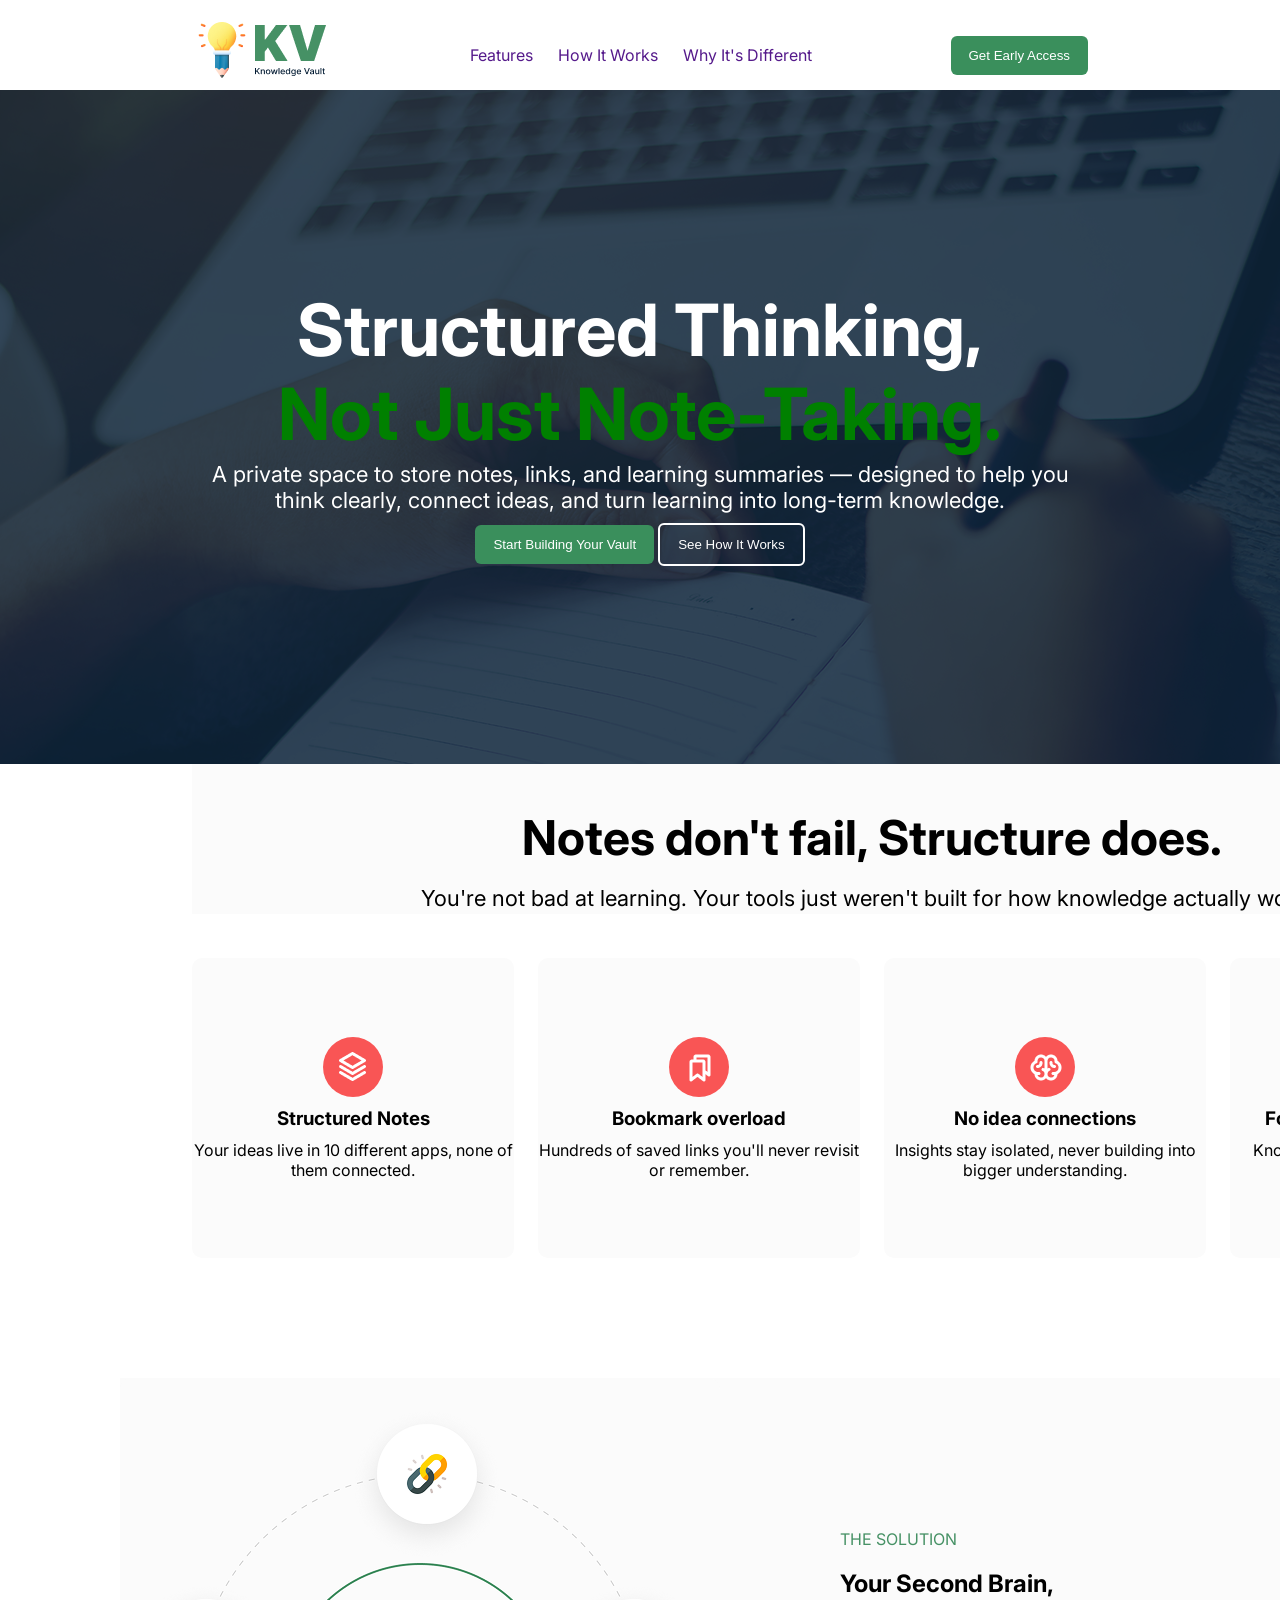
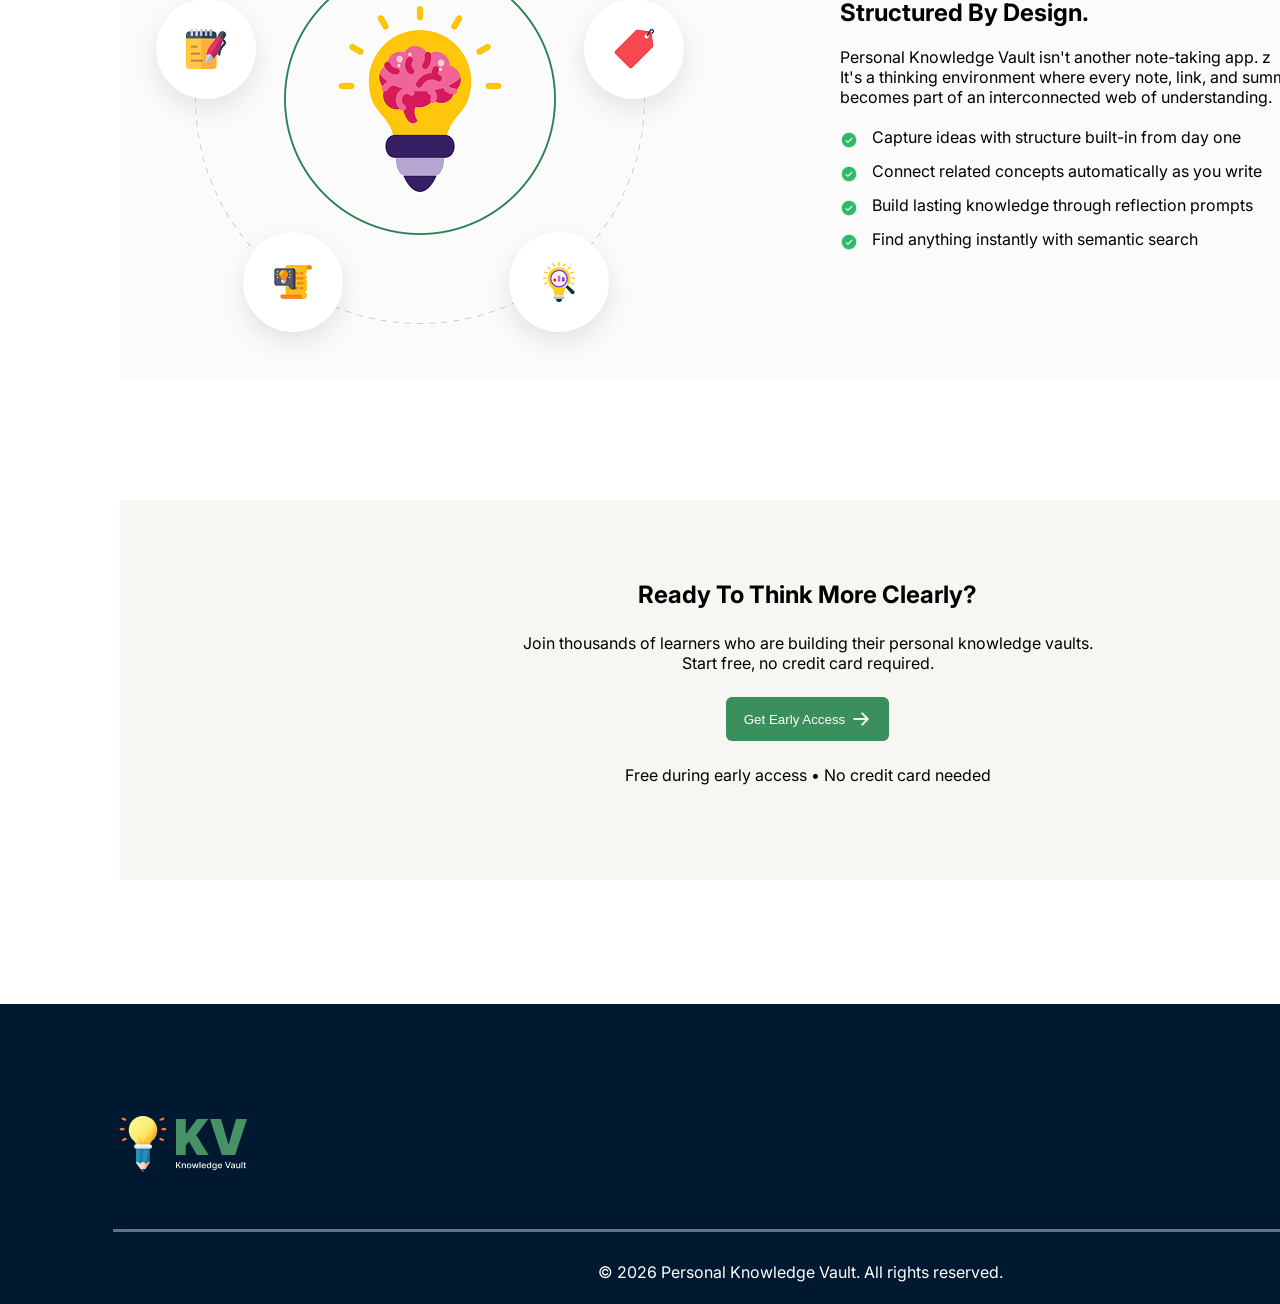
<file: index.html>
<!DOCTYPE html>
<html lang="en">
<head>
    <meta charset="UTF-8">
    <title>Knowledge Vault</title>
    <link rel="stylesheet" href="css\style.css">
    <link rel="preconnect" href="https://fonts.googleapis.com">
<link rel="preconnect" href="https://fonts.gstatic.com" crossorigin>
<link href="https://fonts.googleapis.com/css2?family=Inter:ital,opsz,wght@0,14..32,100..900;1,14..32,100..900&display=swap" rel="stylesheet">
</head>
<body class="font-inter">
    <header>
        <nav class="navbar">
            <div class="container">
                
                <img src="assets/logo-navbar.png" alt="logo" class="logo">
                
                
                <ul class="nav_menu">
                        <li><a href="">Features</a></li>
                        <li><a href="">How It Works</a></li>
                        <li><a href="">Why It's Different</a></li>
                </ul>
                
                
                <button class="btn">Get Early Access</button>
                
            </div>

        </nav>

        <section class="banner">
            
                <div class="banner_content container">
                <h1 style="color:white;" >Structured Thinking,<br><span style="color: green;">Not Just Note-Taking.</span></br> </h1>
                <p style="color:white">A private space to store notes, links, and learning summaries — designed to 
                        help you think clearly, connect ideas, and turn learning into long-term knowledge.</p>
                    <button class="btn1">Start Building Your Vault</button>
                    <button class="btn2">See How It Works</button>
            
            </div>
            
        </section>
    </header>
    <section class="content-1 container">
        <div class="one">
            <h1>Notes don't fail, Structure does.</h1>
            <p>You're not bad at learning. Your tools just weren't built for how knowledge actually works.</p>
        </div>
        <div class="two">
            <div class="card_one">
                <div class="card_one_image">
                   <img src="assets/Vector.png" alt="card1" class="C_img"> 
                </div>
                
                <h3>Structured Notes</h3>
                <p>Your ideas live in 10 different apps, none of them connected.</p>
            </div>
            <div class="card_two">
                <div class="card_one_image">
                   <img src="assets/Bookmarks.png" alt="card1" class="C_img"> 
                </div>
                
                <h3>Bookmark overload</h3>
                <p>Hundreds of saved links you'll never revisit or remember.</p>
            </div>
            <div class="card_three">
                <div class="card_one_image">
                   <img src="assets/Brain.png" alt="card1" class="C_img"> 
                </div>
                
                <h3>No idea connections</h3>
                <p>Insights stay isolated, never building into bigger understanding.</p>
            </div>
            <div class="card_four">
                <div class="card_one_image">
                   <img src="assets/Info.png" alt="card1" class="C_img"> 
                </div>
                
                <h3>Forgetting what you learned</h3>
                <p>Knowledge fades because there's no system to retain it.</p>
            </div>
        </div>
    </section>

    <section class="content-2">
        <div class="content-2_inside">
                <div class="content-2_image">
                    <img src="assets/knowledge.png" alt="content-2" class="K_img">
                  </div>
                <div class="content-2_text">
                    <span style="color:#469165;">THE SOLUTION</span>
                <h1>Your Second Brain,</br>Structured By Design.</h1>
                <p>Personal Knowledge Vault isn't another note-taking app. z </br>It's a thinking environment where every note, link, and summary </br> becomes part of an interconnected web of understanding.</p>
                <ul class="tick-list">
                    <li>Capture ideas with structure built-in from day one</li>
                    <li>Connect related concepts automatically as you write</li>
                    <li>Build lasting knowledge through reflection prompts</li>
                    <li>Find anything instantly with semantic search</li>
                </ul> 
            </div>
        </div>

    </section>

    <section class="content-3 container">
        <div class="content-3_inside">
            <h1>Ready To Think More Clearly?</h1>
            <p>Join thousands of learners who are building their personal knowledge vaults.</br>
                Start free, no credit card required.</p>
            <button class="btn3">Get Early Access <img src="assets/ArrowRight.png" alt="Arrow"></button>
            <span>Free during early access • No credit card needed</span>
        </div>
    </section>


    <footer class="footer">
        <div class="f1_content container">
            <div class="footer_logo">
                <img src="assets/logo-footer.png" alt="logo-footer" class="F_img">
            </div>
            <div class="footer_icon">
                <h4 style="color: white;">Social Links</h4>
            </br>
            
                 <img src="assets/x.png.png" alt="X">
                <img src="assets/linkedin.png.png" alt="LinkedIn">
                <img src="assets/facebook.png.png" alt="Facebook">
            </div>
        </div>

        <div class="f2_content container">
            <span style="text-align: center; color:white;">© 2026 Personal Knowledge Vault. All rights reserved.</span>
        </div>
        

        
</body>

</html>
</file>
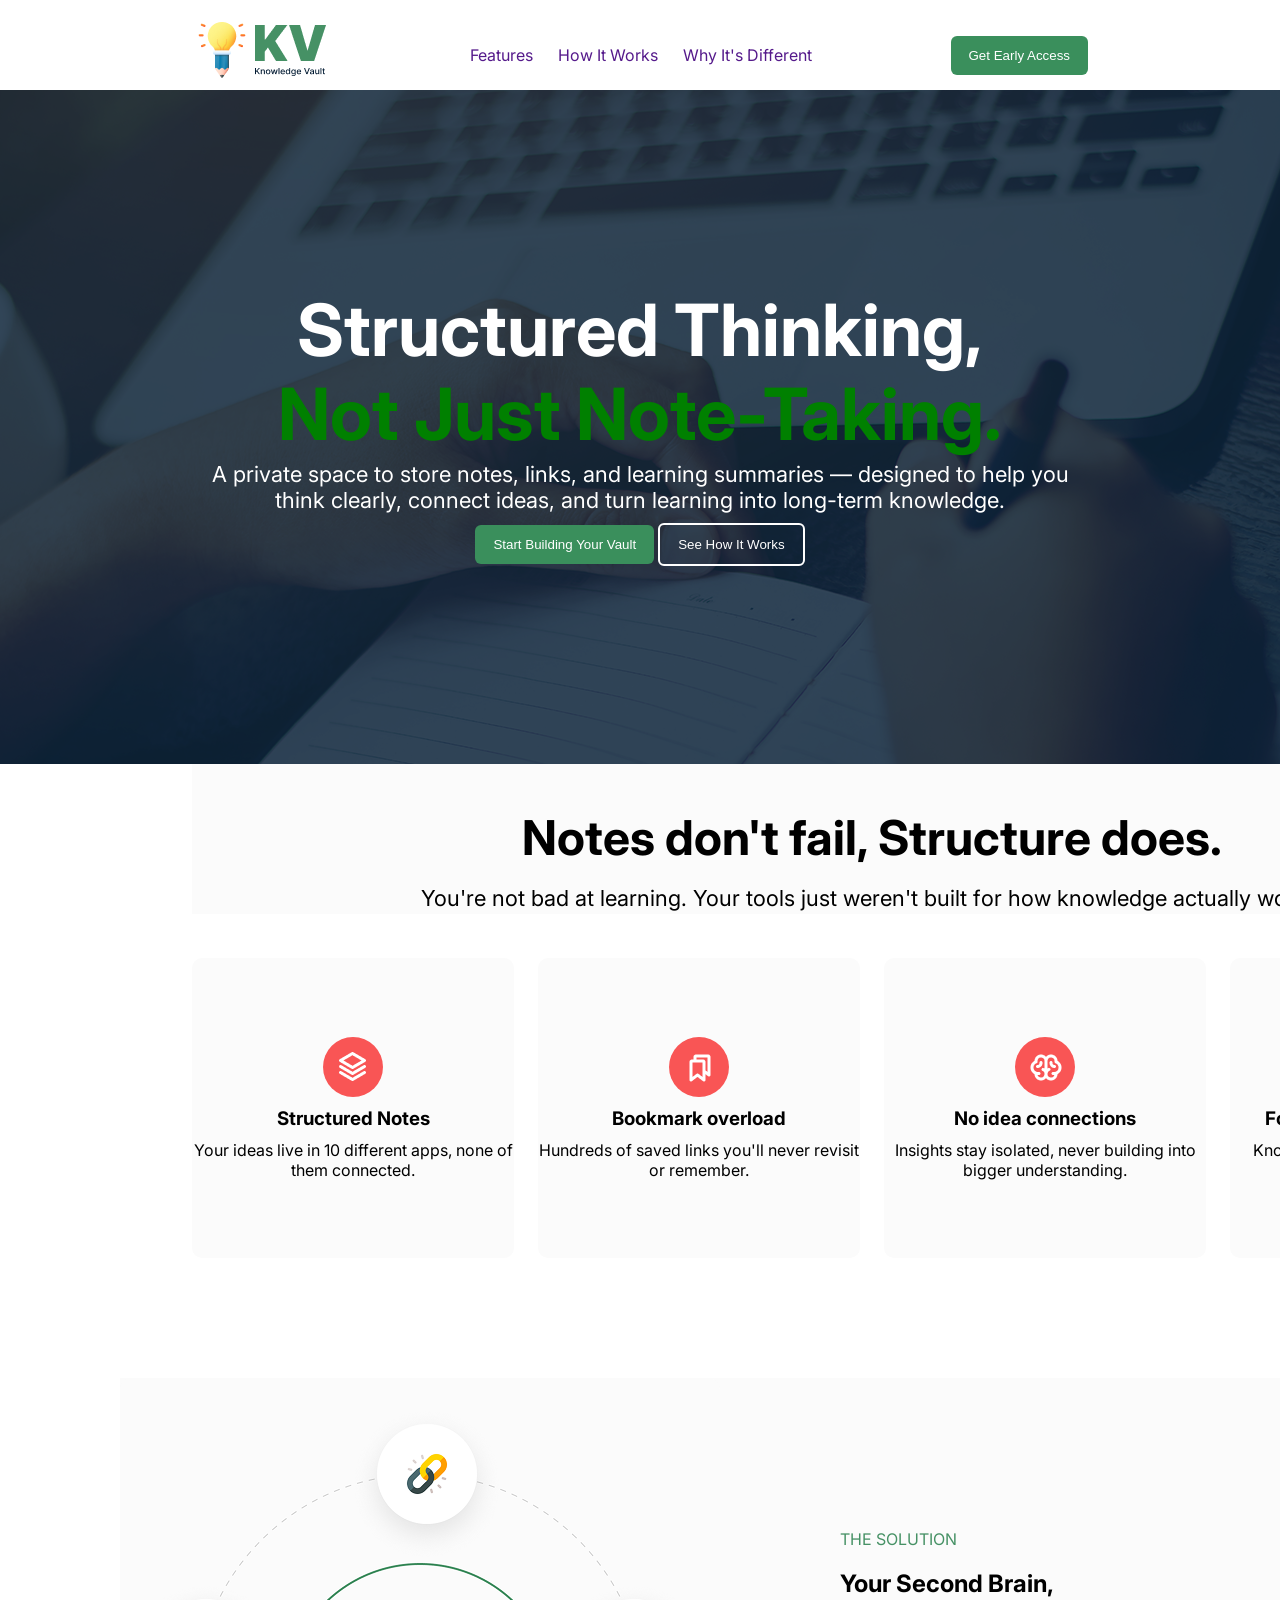
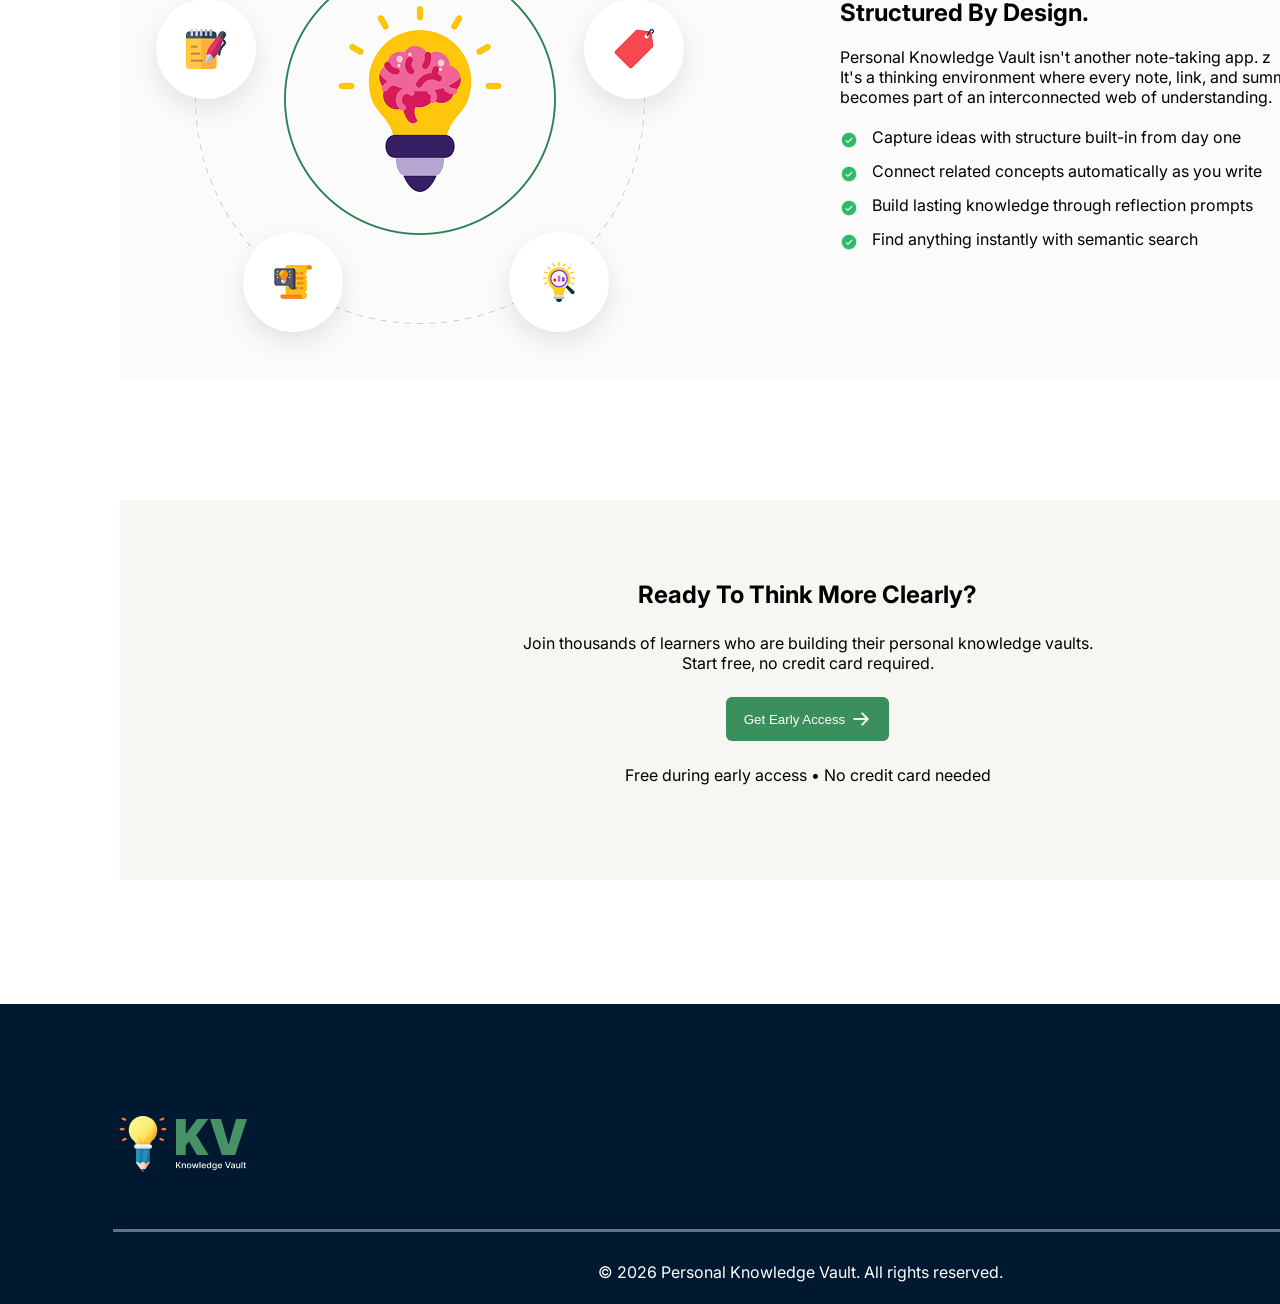
<file: KnowledgeVault_index.html>
<!DOCTYPE html>
<html lang="en">
<head>
    <meta charset="UTF-8">
    <title>Knowledge Vault</title>
    <link rel="stylesheet" href="css\KnowledgeVault_style.css">
    <link rel="preconnect" href="https://fonts.googleapis.com">
<link rel="preconnect" href="https://fonts.gstatic.com" crossorigin>
<link href="https://fonts.googleapis.com/css2?family=Inter:ital,opsz,wght@0,14..32,100..900;1,14..32,100..900&display=swap" rel="stylesheet">
</head>
<body class="font-inter">
    <header>
        <nav class="navbar">
            <div class="container">
                
                <img src="assets/logo-navbar.png" alt="logo" class="logo">
                
                
                <ul class="nav_menu">
                        <li><a href="">Features</a></li>
                        <li><a href="">How It Works</a></li>
                        <li><a href="">Why It's Different</a></li>
                </ul>
                
                
                <button class="btn">Get Early Access</button>
                
            </div>

        </nav>

        <section class="banner">
            
                <div class="banner_content container">
                <h1 style="color:white;" >Structured Thinking,<br><span style="color: green;">Not Just Note-Taking.</span></br> </h1>
                <p style="color:white">A private space to store notes, links, and learning summaries — designed to 
                        help you think clearly, connect ideas, and turn learning into long-term knowledge.</p>
                    <button class="btn1">Start Building Your Vault</button>
                    <button class="btn2">See How It Works</button>
            
            </div>
            
        </section>
    </header>
    <section class="content-1 container">
        <div class="one">
            <h1>Notes don't fail, Structure does.</h1>
            <p>You're not bad at learning. Your tools just weren't built for how knowledge actually works.</p>
        </div>
        <div class="two">
            <div class="card_one">
                <div class="card_one_image">
                   <img src="assets/Vector.png" alt="card1" class="C_img"> 
                </div>
                
                <h3>Structured Notes</h3>
                <p>Your ideas live in 10 different apps, none of them connected.</p>
            </div>
            <div class="card_two">
                <div class="card_one_image">
                   <img src="assets/Bookmarks.png" alt="card1" class="C_img"> 
                </div>
                
                <h3>Bookmark overload</h3>
                <p>Hundreds of saved links you'll never revisit or remember.</p>
            </div>
            <div class="card_three">
                <div class="card_one_image">
                   <img src="assets/Brain.png" alt="card1" class="C_img"> 
                </div>
                
                <h3>No idea connections</h3>
                <p>Insights stay isolated, never building into bigger understanding.</p>
            </div>
            <div class="card_four">
                <div class="card_one_image">
                   <img src="assets/Info.png" alt="card1" class="C_img"> 
                </div>
                
                <h3>Forgetting what you learned</h3>
                <p>Knowledge fades because there's no system to retain it.</p>
            </div>
        </div>
    </section>

    <section class="content-2">
        <div class="content-2_inside">
                <div class="content-2_image">
                    <img src="assets/knowledge.png" alt="content-2" class="K_img">
                  </div>
                <div class="content-2_text">
                    <span style="color:#469165;">THE SOLUTION</span>
                <h1>Your Second Brain,</br>Structured By Design.</h1>
                <p>Personal Knowledge Vault isn't another note-taking app. z </br>It's a thinking environment where every note, link, and summary </br> becomes part of an interconnected web of understanding.</p>
                <ul class="tick-list">
                    <li>Capture ideas with structure built-in from day one</li>
                    <li>Connect related concepts automatically as you write</li>
                    <li>Build lasting knowledge through reflection prompts</li>
                    <li>Find anything instantly with semantic search</li>
                </ul> 
            </div>
        </div>

    </section>

    <section class="content-3 container">
        <div class="content-3_inside">
            <h1>Ready To Think More Clearly?</h1>
            <p>Join thousands of learners who are building their personal knowledge vaults.</br>
                Start free, no credit card required.</p>
            <button class="btn3">Get Early Access <img src="assets/ArrowRight.png" alt="Arrow"></button>
            <span>Free during early access • No credit card needed</span>
        </div>
    </section>


    <footer class="footer">
        <div class="f1_content container">
            <div class="footer_logo">
                <img src="assets/logo-footer.png" alt="logo-footer" class="F_img">
            </div>
            <div class="footer_icon">
                <h4 style="color: white;">Social Links</h4>
            </br>
            
                 <img src="assets/x.png.png" alt="X">
                <img src="assets/linkedin.png.png" alt="LinkedIn">
                <img src="assets/facebook.png.png" alt="Facebook">
            </div>
        </div>

        <div class="f2_content container">
            <span style="text-align: center; color:white;">© 2026 Personal Knowledge Vault. All rights reserved.</span>
        </div>
        

</body>

</html>
</file>
